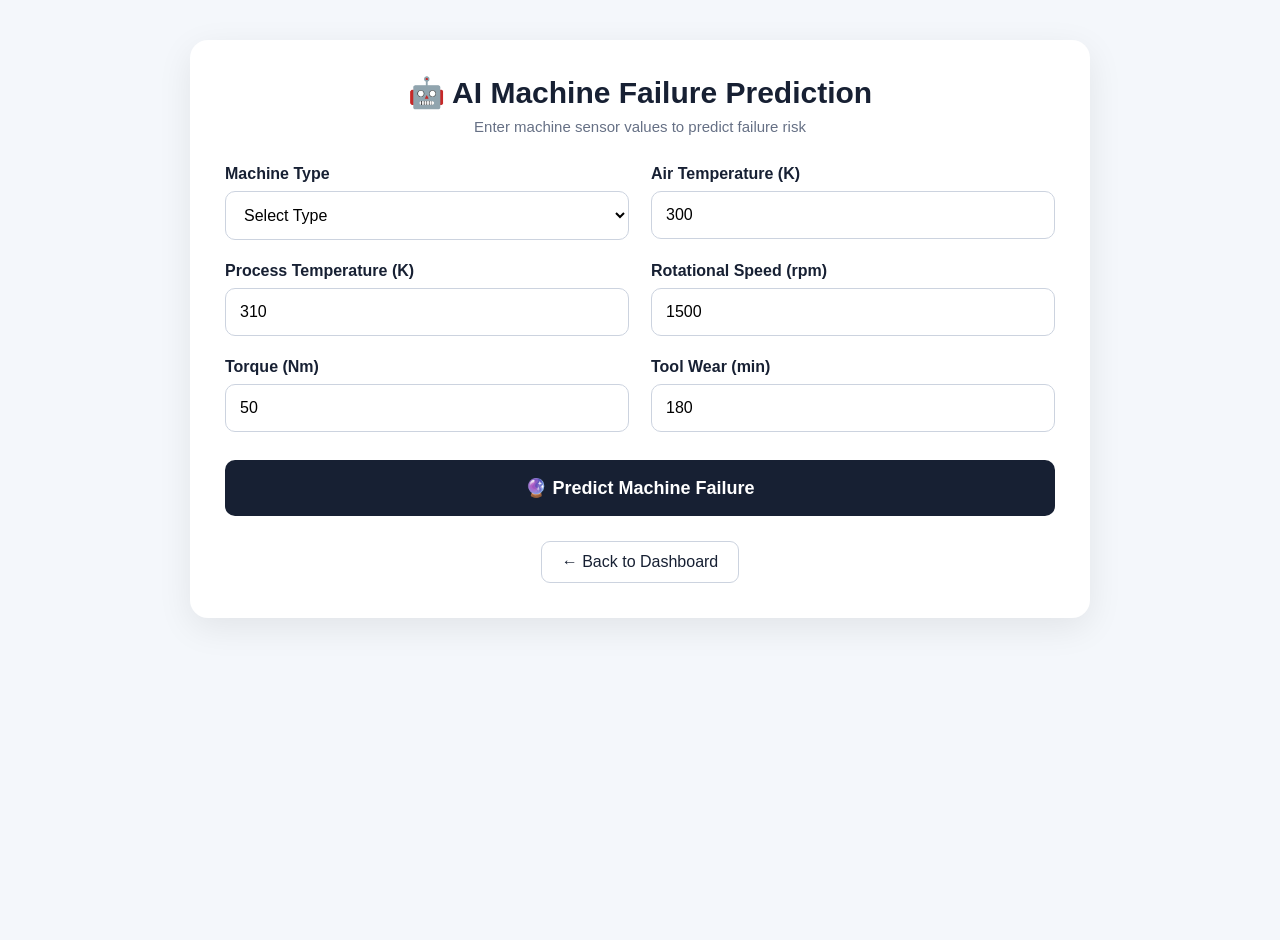
<file: frontend/index.html>
<!DOCTYPE html>
<html lang="en">
<head>
    <meta charset="UTF-8">
    <meta name="viewport" content="width=device-width, initial-scale=1.0">

    <title>AI Prediction | Predictive Maintenance</title>

    <style>
        * {
            box-sizing: border-box;
            margin: 0;
            padding: 0;
            font-family: Arial, sans-serif;
        }

        body {
            background: #f4f7fb;
            color: #172033;
            min-height: 100vh;
        }

        .container {
            width: 900px;
            max-width: 92%;
            margin: 40px auto;
            background: white;
            padding: 35px;
            border-radius: 18px;
            box-shadow: 0 10px 35px rgba(0,0,0,0.08);
        }

        .header {
            text-align: center;
            margin-bottom: 30px;
        }

        .header h1 {
            font-size: 30px;
            margin-bottom: 8px;
        }

        .header p {
            color: #667085;
            font-size: 15px;
        }

        .form-grid {
            display: grid;
            grid-template-columns: 1fr 1fr;
            gap: 22px;
        }

        .input-group {
            display: flex;
            flex-direction: column;
        }

        label {
            font-weight: bold;
            margin-bottom: 8px;
            color: #172033;
        }

        input,
        select {
            width: 100%;
            padding: 14px;
            border: 1px solid #ccd3df;
            border-radius: 10px;
            font-size: 16px;
            outline: none;
            background: white;
        }

        input:focus,
        select:focus {
            border-color: #172033;
        }

        .predict-btn {
            width: 100%;
            margin-top: 28px;
            padding: 17px;
            border: none;
            border-radius: 10px;
            background: #172033;
            color: white;
            font-size: 18px;
            font-weight: bold;
            cursor: pointer;
        }

        .predict-btn:hover {
            background: #253452;
        }

        .predict-btn:disabled {
            opacity: 0.7;
            cursor: not-allowed;
        }

        /* RESULT */

        .result {
            display: none;
            margin-top: 30px;
            padding: 30px;
            border-radius: 15px;
            text-align: center;
            border: 1px solid #d9dee8;
        }

        .result-icon {
            font-size: 45px;
            margin-bottom: 10px;
        }

        .probability-label {
            font-size: 18px;
            color: #555;
        }

        .probability {
            font-size: 48px;
            font-weight: bold;
            margin: 8px 0 18px;
        }

        .risk {
            display: inline-block;
            padding: 9px 20px;
            border-radius: 25px;
            font-weight: bold;
            font-size: 16px;
            margin-bottom: 15px;
        }

        .status {
            font-size: 22px;
            font-weight: bold;
            margin-top: 8px;
        }

        .message {
            margin-top: 10px;
            color: #667085;
            font-size: 15px;
        }

        /* LOW */

        .low {
            background: #ecfdf3;
            border-color: #a7f3d0;
        }

        .low .risk {
            background: #22c55e;
            color: white;
        }

        .low .probability,
        .low .status {
            color: #15803d;
        }

        /* MEDIUM */

        .medium {
            background: #fff7ed;
            border-color: #fed7aa;
        }

        .medium .risk {
            background: #f59e0b;
            color: white;
        }

        .medium .probability,
        .medium .status {
            color: #c2410c;
        }

        /* HIGH */

        .high {
            background: #fef2f2;
            border-color: #fecaca;
        }

        .high .risk {
            background: #ef4444;
            color: white;
        }

        .high .probability,
        .high .status {
            color: #dc2626;
        }

        .back-btn {
            display: block;
            width: fit-content;
            margin: 25px auto 0;
            padding: 11px 20px;
            border: 1px solid #ccd3df;
            border-radius: 9px;
            text-decoration: none;
            color: #172033;
            background: white;
        }

        .back-btn:hover {
            background: #f1f4f8;
        }

        .error {
            display: none;
            margin-top: 20px;
            padding: 15px;
            background: #fef2f2;
            color: #b91c1c;
            border: 1px solid #fecaca;
            border-radius: 10px;
            text-align: center;
        }

        @media (max-width: 700px) {
            .form-grid {
                grid-template-columns: 1fr;
            }

            .container {
                padding: 25px;
            }
        }
    </style>
</head>

<body>

<div class="container">

    <!-- HEADER -->

    <div class="header">
        <h1>🤖 AI Machine Failure Prediction</h1>
        <p>Enter machine sensor values to predict failure risk</p>
    </div>


    <!-- INPUT FORM -->

    <form id="predictionForm">

        <div class="form-grid">

            <div class="input-group">
                <label for="machineType">Machine Type</label>

                <select id="machineType" required>
                    <option value="">Select Type</option>
                    <option value="L">L - Low</option>
                    <option value="M">M - Medium</option>
                    <option value="H">H - High</option>
                </select>
            </div>


            <div class="input-group">
                <label for="airTemperature">
                    Air Temperature (K)
                </label>

                <input
                    type="number"
                    id="airTemperature"
                    step="0.1"
                    value="300"
                    required
                >
            </div>


            <div class="input-group">
                <label for="processTemperature">
                    Process Temperature (K)
                </label>

                <input
                    type="number"
                    id="processTemperature"
                    step="0.1"
                    value="310"
                    required
                >
            </div>


            <div class="input-group">
                <label for="rotationalSpeed">
                    Rotational Speed (rpm)
                </label>

                <input
                    type="number"
                    id="rotationalSpeed"
                    value="1500"
                    required
                >
            </div>


            <div class="input-group">
                <label for="torque">
                    Torque (Nm)
                </label>

                <input
                    type="number"
                    id="torque"
                    step="0.1"
                    value="50"
                    required
                >
            </div>


            <div class="input-group">
                <label for="toolWear">
                    Tool Wear (min)
                </label>

                <input
                    type="number"
                    id="toolWear"
                    value="180"
                    required
                >
            </div>

        </div>


        <button
            type="submit"
            class="predict-btn"
            id="predictButton"
        >
            🔮 Predict Machine Failure
        </button>

    </form>


    <!-- ERROR -->

    <div class="error" id="errorBox"></div>


    <!-- RESULT -->

    <div class="result" id="resultBox">

        <div class="result-icon" id="resultIcon">
            🟢
        </div>

        <div class="probability-label">
            Failure Probability
        </div>

        <div class="probability" id="probability">
            --
        </div>

        <div class="risk" id="risk">
            --
        </div>

        <div class="status" id="status">
            --
        </div>

        <div class="message" id="message">
            --
        </div>

    </div>


    <!-- BACK -->

    <a href="dashboard.html" class="back-btn">
        ← Back to Dashboard
    </a>

</div>


<script>

    // ==========================================
    // FORM
    // ==========================================

    const form = document.getElementById("predictionForm");

    const predictButton =
        document.getElementById("predictButton");

    const resultBox =
        document.getElementById("resultBox");

    const errorBox =
        document.getElementById("errorBox");

    const probabilityElement =
        document.getElementById("probability");

    const riskElement =
        document.getElementById("risk");

    const statusElement =
        document.getElementById("status");

    const messageElement =
        document.getElementById("message");

    const resultIcon =
        document.getElementById("resultIcon");


    // ==========================================
    // PREDICTION
    // ==========================================

    form.addEventListener("submit", async function(event) {

        event.preventDefault();

        // Hide previous messages

        errorBox.style.display = "none";
        resultBox.style.display = "none";

        // Disable button

        predictButton.disabled = true;
        predictButton.innerText = "⏳ Predicting...";


        // ==========================================
        // GET INPUT VALUES
        // ==========================================

        const machineType =
            document.getElementById("machineType").value;

        const airTemperature =
            parseFloat(
                document.getElementById("airTemperature").value
            );

        const processTemperature =
            parseFloat(
                document.getElementById("processTemperature").value
            );

        const rotationalSpeed =
            parseFloat(
                document.getElementById("rotationalSpeed").value
            );

        const torque =
            parseFloat(
                document.getElementById("torque").value
            );

        const toolWear =
            parseFloat(
                document.getElementById("toolWear").value
            );


        // ==========================================
        // SEND TO FASTAPI
        // ==========================================

        try {

            const response = await fetch(
                "http://127.0.0.1:8000/predict",
                {
                    method: "POST",

                    headers: {
                        "Content-Type": "application/json"
                    },

                    body: JSON.stringify({

                        machine_type: machineType,

                        air_temperature:
                            airTemperature,

                        process_temperature:
                            processTemperature,

                        rotational_speed:
                            rotationalSpeed,

                        torque:
                            torque,

                        tool_wear:
                            toolWear

                    })
                }
            );


            // ==========================================
            // CHECK RESPONSE
            // ==========================================

            if (!response.ok) {

                throw new Error(
                    "Server returned an error: " +
                    response.status
                );

            }


            const data = await response.json();


            // Backend error

            if (data.error) {

                throw new Error(data.error);

            }


            // ==========================================
            // GET RESULT
            // ==========================================

            const failureProbability =
                Number(data.failure_probability);


            const riskLevel =
                data.risk_level;


            const machineStatus =
                data.status;


            const message =
                data.message;


            // ==========================================
            // DISPLAY PROBABILITY
            // ==========================================

            probabilityElement.innerText =
                failureProbability.toFixed(2) + "%";


            // ==========================================
            // RESET RESULT CLASS
            // ==========================================

            resultBox.classList.remove(
                "low",
                "medium",
                "high"
            );


            // ==========================================
            // RISK LEVEL
            // ==========================================

            if (riskLevel === "LOW") {

                resultBox.classList.add("low");

                resultIcon.innerText = "🟢";

                riskElement.innerText =
                    "LOW RISK";

                statusElement.innerText =
                    "MACHINE NORMAL";

            }

            else if (riskLevel === "MEDIUM") {

                resultBox.classList.add("medium");

                resultIcon.innerText = "🟠";

                riskElement.innerText =
                    "MEDIUM RISK";

                statusElement.innerText =
                    "MACHINE NEEDS ATTENTION";

            }

            else {

                resultBox.classList.add("high");

                resultIcon.innerText = "🔴";

                riskElement.innerText =
                    "HIGH RISK";

                statusElement.innerText =
                    "MACHINE FAILURE LIKELY";

            }


            // ==========================================
            // MESSAGE
            // ==========================================

            messageElement.innerText =
                message;


            // ==========================================
            // SHOW RESULT
            // ==========================================

            resultBox.style.display = "block";


            // ==========================================
            // SAVE HISTORY
            // ==========================================

            savePredictionHistory({

                machine_type: machineType,

                air_temperature:
                    airTemperature,

                process_temperature:
                    processTemperature,

                rotational_speed:
                    rotationalSpeed,

                torque:
                    torque,

                tool_wear:
                    toolWear,

                failure_probability:
                    failureProbability,

                risk_level:
                    riskLevel,

                status:
                    machineStatus,

                timestamp:
                    new Date().toLocaleString()

            });

        }

        catch (error) {

            console.error(
                "Prediction Error:",
                error
            );


            errorBox.innerText =
                "Prediction failed: " +
                error.message;


            errorBox.style.display = "block";

        }


        finally {

            predictButton.disabled = false;

            predictButton.innerText =
                "🔮 Predict Machine Failure";

        }

    });


    // ==========================================
    // SAVE HISTORY
    // ==========================================

    function savePredictionHistory(record) {

        let history = [];

        try {

            history =
                JSON.parse(
                    localStorage.getItem(
                        "predictionHistory"
                    )
                ) || [];

        }

        catch {

            history = [];

        }


        history.unshift(record);


        // Keep latest 50 predictions

        history =
            history.slice(0, 50);


        localStorage.setItem(
            "predictionHistory",
            JSON.stringify(history)
        );

    }

</script>

</body>
</html>
</file>
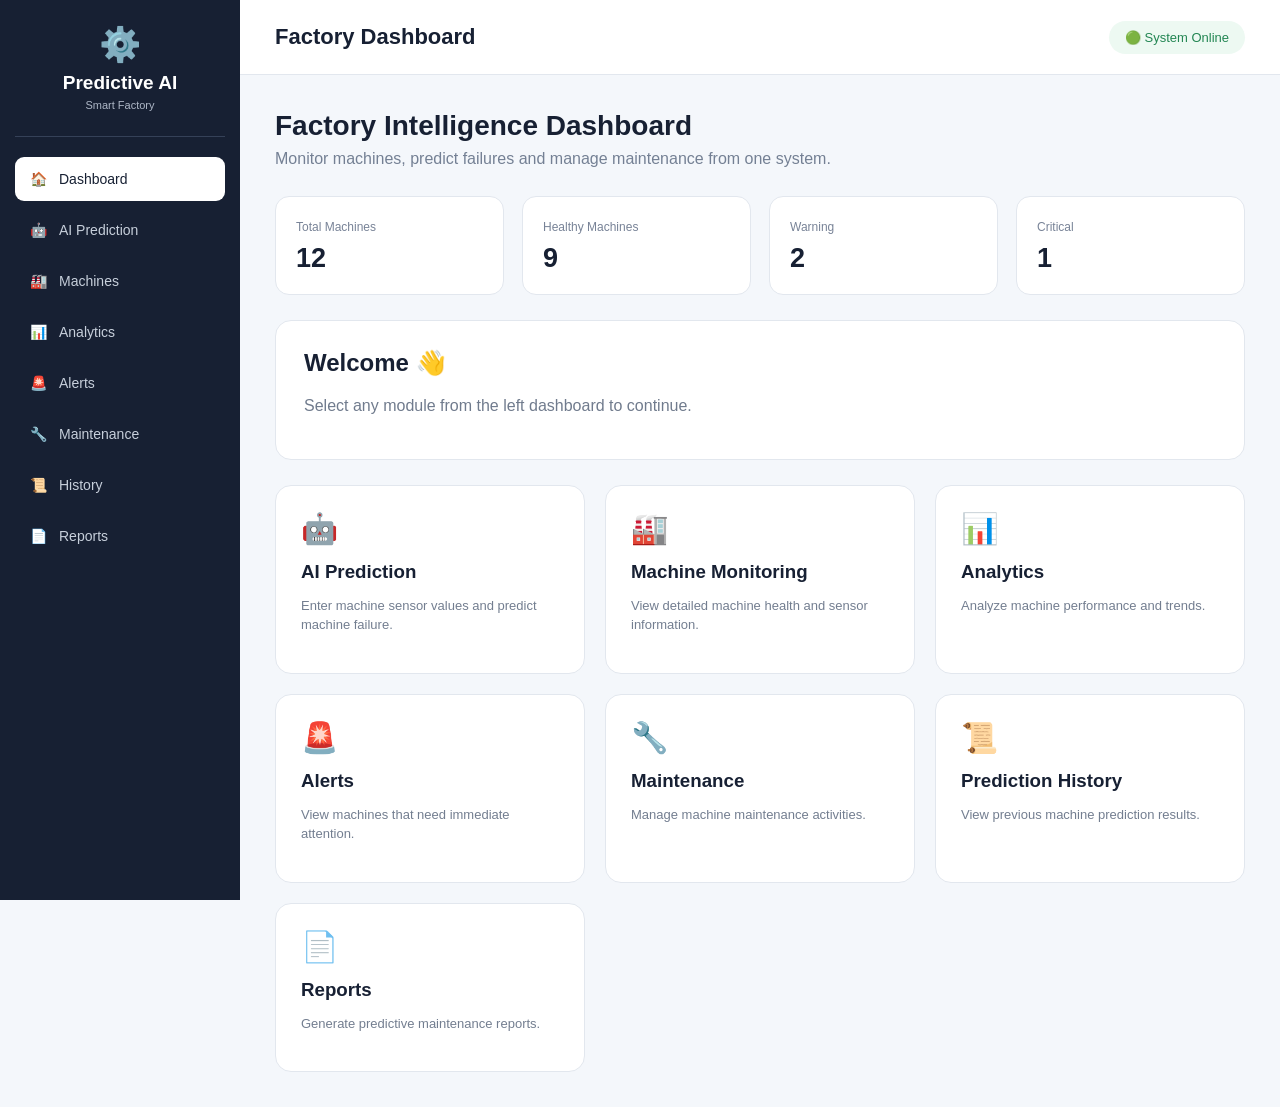
<file: frontend/dashboard.html>
<!DOCTYPE html>
<html lang="en">
<head>
<meta charset="UTF-8">
<meta name="viewport" content="width=device-width, initial-scale=1.0">
<title>Predictive Maintenance AI</title>

<style>
*{box-sizing:border-box}

body{
    margin:0;
    font-family:Arial,Helvetica,sans-serif;
    background:#f4f7fb;
    color:#172033;
}

/* SIDEBAR */

.sidebar{
    position:fixed;
    left:0;
    top:0;
    bottom:0;
    width:240px;
    background:#172033;
    color:white;
    padding:24px 15px;
}

.logo{
    text-align:center;
    padding-bottom:25px;
    border-bottom:1px solid #354158;
    margin-bottom:20px;
}

.logo-icon{font-size:34px}

.logo h2{
    margin:8px 0 5px;
    font-size:19px;
}

.logo p{
    margin:0;
    color:#aeb7c7;
    font-size:11px;
}

.menu{
    display:flex;
    flex-direction:column;
    gap:7px;
}

.menu button{
    width:100%;
    padding:14px 15px;
    border:0;
    border-radius:9px;
    background:transparent;
    color:#c7cfdb;
    text-align:left;
    font-size:14px;
    cursor:pointer;
    display:flex;
    align-items:center;
    gap:12px;
}

.menu button:hover{
    background:#29354b;
    color:white;
}

.menu button.active{
    background:white;
    color:#172033;
}

/* CONTENT */

.content{
    margin-left:240px;
    min-height:100vh;
}

.header{
    height:75px;
    background:white;
    border-bottom:1px solid #e2e7ee;
    display:flex;
    justify-content:space-between;
    align-items:center;
    padding:0 35px;
}

.header h1{
    margin:0;
    font-size:22px;
}

.online{
    background:#edf9f2;
    color:#238653;
    padding:9px 16px;
    border-radius:20px;
    font-size:13px;
}

.page{
    display:none;
    padding:35px;
}

.page.active{display:block}

.title{
    margin-bottom:28px;
}

.title h2{
    margin:0;
    font-size:28px;
}

.title p{
    color:#748094;
    margin-top:8px;
}

/* HOME */

.welcome{
    background:white;
    padding:28px;
    border-radius:16px;
    border:1px solid #e2e7ee;
    margin-bottom:25px;
}

.welcome h2{margin-top:0}

.welcome p{
    color:#707b8d;
}

.module-grid{
    display:grid;
    grid-template-columns:repeat(3,1fr);
    gap:20px;
}

.module{
    background:white;
    border:1px solid #e2e7ee;
    border-radius:16px;
    padding:25px;
    cursor:pointer;
    transition:.2s;
}

.module:hover{
    transform:translateY(-4px);
    box-shadow:0 10px 25px rgba(0,0,0,.08);
}

.module-icon{
    font-size:30px;
    margin-bottom:15px;
}

.module h3{margin:0 0 8px}

.module p{
    color:#737e90;
    font-size:13px;
    line-height:1.5;
}

/* SUMMARY */

.summary{
    display:grid;
    grid-template-columns:repeat(4,1fr);
    gap:18px;
    margin-bottom:25px;
}

.summary-card{
    background:white;
    border:1px solid #e2e7ee;
    border-radius:14px;
    padding:20px;
}

.summary-card span{
    color:#788397;
    font-size:12px;
}

.summary-card strong{
    display:block;
    font-size:27px;
    margin-top:8px;
}

/* MACHINES */

.machine-grid{
    display:grid;
    grid-template-columns:repeat(2,1fr);
    gap:20px;
}

.machine{
    background:white;
    border:1px solid #e2e7ee;
    border-radius:16px;
    padding:24px;
    border-left:5px solid #27a86a;
}

.machine.warning-border{border-left-color:#e4a42d}
.machine.critical-border{border-left-color:#dc4b4b}

.machine-top{
    display:flex;
    justify-content:space-between;
    align-items:center;
}

.machine-top h3{margin:0}

.badge{
    padding:6px 10px;
    border-radius:20px;
    font-size:10px;
    font-weight:bold;
}

.green{
    background:#edf9f2;
    color:#238653;
}

.orange{
    background:#fff5df;
    color:#bd7b15;
}

.red{
    background:#fff0f0;
    color:#c63f3f;
}

.health-box{
    display:flex;
    align-items:center;
    gap:18px;
    margin:22px 0;
}

.health-number{
    font-size:38px;
    font-weight:bold;
}

.health-label{
    color:#788397;
    font-size:12px;
}

.sensor{
    display:flex;
    justify-content:space-between;
    padding:11px 0;
    border-top:1px solid #edf0f4;
    font-size:13px;
}

/* ANALYTICS */

.analytics-grid{
    display:grid;
    grid-template-columns:repeat(3,1fr);
    gap:20px;
}

.analytics-card{
    background:white;
    padding:25px;
    border-radius:15px;
    border:1px solid #e2e7ee;
}

.analytics-card span{
    color:#788397;
    font-size:13px;
}

.analytics-card strong{
    display:block;
    font-size:34px;
    margin:12px 0;
}

.progress{
    height:9px;
    background:#edf0f4;
    border-radius:10px;
}

.progress div{
    height:100%;
    background:#3b6df6;
    border-radius:10px;
}

.chart{
    background:white;
    margin-top:22px;
    padding:25px;
    border-radius:15px;
    border:1px solid #e2e7ee;
}

.bars{
    height:220px;
    display:flex;
    align-items:end;
    justify-content:space-around;
    gap:15px;
    padding-top:25px;
}

.bar{
    width:45px;
    background:#3b6df6;
    border-radius:6px 6px 0 0;
}

/* ALERTS */

.alert{
    background:white;
    padding:20px;
    border-radius:14px;
    margin-bottom:15px;
    border-left:5px solid;
}

.alert.red-border{border-color:#dc4b4b}
.alert.orange-border{border-color:#e4a42d}
.alert.blue-border{border-color:#4776d8}

.alert h3{margin:0}

.alert p{
    color:#737e90;
    font-size:13px;
    margin-bottom:0;
}

/* MAINTENANCE */

.maintenance{
    background:white;
    padding:22px;
    border:1px solid #e2e7ee;
    border-radius:14px;
    display:flex;
    justify-content:space-between;
    align-items:center;
    margin-bottom:15px;
}

.maintenance h3{margin:0 0 7px}

.maintenance p{
    margin:0;
    color:#737e90;
    font-size:13px;
}

.maintenance button,
.report button{
    background:#172033;
    color:white;
    border:0;
    padding:11px 17px;
    border-radius:8px;
    cursor:pointer;
}

/* HISTORY */

.history-box{
    background:white;
    border:1px solid #e2e7ee;
    border-radius:15px;
    padding:25px;
    overflow:auto;
}

table{
    width:100%;
    border-collapse:collapse;
}

th,td{
    padding:14px;
    text-align:left;
    border-bottom:1px solid #edf0f4;
    font-size:13px;
}

th{color:#687386}

/* REPORT */

.report{
    max-width:600px;
    background:white;
    border:1px solid #e2e7ee;
    border-radius:16px;
    padding:35px;
}

.report p{
    color:#737e90;
    line-height:1.6;
}

/* RESPONSIVE */

@media(max-width:950px){

    .sidebar{width:75px}

    .logo h2,
    .logo p,
    .menu span{
        display:none;
    }

    .menu button{
        justify-content:center;
    }

    .content{
        margin-left:75px;
    }

    .module-grid,
    .summary,
    .machine-grid,
    .analytics-grid{
        grid-template-columns:1fr;
    }
}
</style>
</head>

<body>

<!-- SIDEBAR -->

<aside class="sidebar">

    <div class="logo">
        <div class="logo-icon">⚙️</div>
        <h2>Predictive AI</h2>
        <p>Smart Factory</p>
    </div>

    <div class="menu">

        <button class="active" onclick="showPage('home',this)">
            🏠 <span>Dashboard</span>
        </button>

        <button onclick="openPrediction()">
            🤖 <span>AI Prediction</span>
        </button>

        <button onclick="showPage('machines',this)">
            🏭 <span>Machines</span>
        </button>

        <button onclick="showPage('analytics',this)">
            📊 <span>Analytics</span>
        </button>

        <button onclick="showPage('alerts',this)">
            🚨 <span>Alerts</span>
        </button>

        <button onclick="showPage('maintenance',this)">
            🔧 <span>Maintenance</span>
        </button>

        <button onclick="showPage('history',this)">
            📜 <span>History</span>
        </button>

        <button onclick="showPage('reports',this)">
            📄 <span>Reports</span>
        </button>

    </div>

</aside>


<!-- MAIN -->

<main class="content">

    <header class="header">

        <h1 id="heading">Factory Dashboard</h1>

        <div class="online">
            🟢 System Online
        </div>

    </header>


    <!-- DASHBOARD -->

    <section id="home" class="page active">

        <div class="title">

            <h2>Factory Intelligence Dashboard</h2>

            <p>
                Monitor machines, predict failures and manage
                maintenance from one system.
            </p>

        </div>


        <div class="summary">

            <div class="summary-card">
                <span>Total Machines</span>
                <strong>12</strong>
            </div>

            <div class="summary-card">
                <span>Healthy Machines</span>
                <strong>9</strong>
            </div>

            <div class="summary-card">
                <span>Warning</span>
                <strong>2</strong>
            </div>

            <div class="summary-card">
                <span>Critical</span>
                <strong>1</strong>
            </div>

        </div>


        <div class="welcome">

            <h2>Welcome 👋</h2>

            <p>
                Select any module from the left dashboard to
                continue.
            </p>

        </div>


        <div class="module-grid">

            <div class="module" onclick="openPrediction()">
                <div class="module-icon">🤖</div>
                <h3>AI Prediction</h3>
                <p>
                    Enter machine sensor values and predict
                    machine failure.
                </p>
            </div>

            <div class="module" onclick="showPage('machines')">
                <div class="module-icon">🏭</div>
                <h3>Machine Monitoring</h3>
                <p>
                    View detailed machine health and sensor
                    information.
                </p>
            </div>

            <div class="module" onclick="showPage('analytics')">
                <div class="module-icon">📊</div>
                <h3>Analytics</h3>
                <p>
                    Analyze machine performance and trends.
                </p>
            </div>

            <div class="module" onclick="showPage('alerts')">
                <div class="module-icon">🚨</div>
                <h3>Alerts</h3>
                <p>
                    View machines that need immediate attention.
                </p>
            </div>

            <div class="module" onclick="showPage('maintenance')">
                <div class="module-icon">🔧</div>
                <h3>Maintenance</h3>
                <p>
                    Manage machine maintenance activities.
                </p>
            </div>

            <div class="module" onclick="showPage('history')">
                <div class="module-icon">📜</div>
                <h3>Prediction History</h3>
                <p>
                    View previous machine prediction results.
                </p>
            </div>

            <div class="module" onclick="showPage('reports')">
                <div class="module-icon">📄</div>
                <h3>Reports</h3>
                <p>
                    Generate predictive maintenance reports.
                </p>
            </div>

        </div>

    </section>


    <!-- MACHINES -->

    <section id="machines" class="page">

        <div class="title">

            <h2>🏭 Machine Monitoring</h2>

            <p>
                Detailed machine health and sensor information.
            </p>

        </div>


        <div class="machine-grid">


            <div class="machine">

                <div class="machine-top">
                    <h3>Machine M-001</h3>
                    <span class="badge green">HEALTHY</span>
                </div>

                <div class="health-box">
                    <div class="health-number">94%</div>
                    <div class="health-label">
                        Machine<br>Health Score
                    </div>
                </div>

                <div class="sensor">
                    <span>🌡 Air Temperature</span>
                    <strong>300 K</strong>
                </div>

                <div class="sensor">
                    <span>🌡 Process Temperature</span>
                    <strong>310 K</strong>
                </div>

                <div class="sensor">
                    <span>⚙ Rotational Speed</span>
                    <strong>1500 rpm</strong>
                </div>

                <div class="sensor">
                    <span>🔩 Torque</span>
                    <strong>50 Nm</strong>
                </div>

                <div class="sensor">
                    <span>🔧 Tool Wear</span>
                    <strong>20 min</strong>
                </div>

            </div>


            <div class="machine warning-border">

                <div class="machine-top">
                    <h3>Machine M-002</h3>
                    <span class="badge orange">WARNING</span>
                </div>

                <div class="health-box">
                    <div class="health-number">68%</div>
                    <div class="health-label">
                        Machine<br>Health Score
                    </div>
                </div>

                <div class="sensor">
                    <span>🌡 Air Temperature</span>
                    <strong>306 K</strong>
                </div>

                <div class="sensor">
                    <span>🌡 Process Temperature</span>
                    <strong>316 K</strong>
                </div>

                <div class="sensor">
                    <span>⚙ Rotational Speed</span>
                    <strong>1750 rpm</strong>
                </div>

                <div class="sensor">
                    <span>🔩 Torque</span>
                    <strong>62 Nm</strong>
                </div>

                <div class="sensor">
                    <span>🔧 Tool Wear</span>
                    <strong>130 min</strong>
                </div>

            </div>


            <div class="machine critical-border">

                <div class="machine-top">
                    <h3>Machine M-003</h3>
                    <span class="badge red">CRITICAL</span>
                </div>

                <div class="health-box">
                    <div class="health-number">31%</div>
                    <div class="health-label">
                        Machine<br>Health Score
                    </div>
                </div>

                <div class="sensor">
                    <span>🌡 Air Temperature</span>
                    <strong>315 K</strong>
                </div>

                <div class="sensor">
                    <span>🌡 Process Temperature</span>
                    <strong>325 K</strong>
                </div>

                <div class="sensor">
                    <span>⚙ Rotational Speed</span>
                    <strong>1900 rpm</strong>
                </div>

                <div class="sensor">
                    <span>🔩 Torque</span>
                    <strong>75 Nm</strong>
                </div>

                <div class="sensor">
                    <span>🔧 Tool Wear</span>
                    <strong>220 min</strong>
                </div>

            </div>


            <div class="machine">

                <div class="machine-top">
                    <h3>Machine M-004</h3>
                    <span class="badge green">HEALTHY</span>
                </div>

                <div class="health-box">
                    <div class="health-number">89%</div>
                    <div class="health-label">
                        Machine<br>Health Score
                    </div>
                </div>

                <div class="sensor">
                    <span>🌡 Air Temperature</span>
                    <strong>301 K</strong>
                </div>

                <div class="sensor">
                    <span>🌡 Process Temperature</span>
                    <strong>311 K</strong>
                </div>

                <div class="sensor">
                    <span>⚙ Rotational Speed</span>
                    <strong>1480 rpm</strong>
                </div>

                <div class="sensor">
                    <span>🔩 Torque</span>
                    <strong>48 Nm</strong>
                </div>

                <div class="sensor">
                    <span>🔧 Tool Wear</span>
                    <strong>35 min</strong>
                </div>

            </div>

        </div>

    </section>


    <!-- ANALYTICS -->

    <section id="analytics" class="page">

        <div class="title">

            <h2>📊 Machine Analytics</h2>

            <p>Machine performance and health insights.</p>

        </div>


        <div class="analytics-grid">

            <div class="analytics-card">
                <span>Average Machine Health</span>
                <strong>82%</strong>

                <div class="progress">
                    <div style="width:82%"></div>
                </div>
            </div>

            <div class="analytics-card">
                <span>Failure Predictions</span>
                <strong>14</strong>
                <small>This month</small>
            </div>

            <div class="analytics-card">
                <span>Downtime Reduction</span>
                <strong>23%</strong>
                <small>Estimated</small>
            </div>

        </div>


        <div class="chart">

            <h3>Machine Health Trend</h3>

            <div class="bars">

                <div class="bar" style="height:55%"></div>
                <div class="bar" style="height:70%"></div>
                <div class="bar" style="height:62%"></div>
                <div class="bar" style="height:80%"></div>
                <div class="bar" style="height:74%"></div>
                <div class="bar" style="height:88%"></div>
                <div class="bar" style="height:82%"></div>

            </div>

        </div>

    </section>


    <!-- ALERTS -->

    <section id="alerts" class="page">
        <div class="title">
    <h2>🚨 Machine Alerts</h2>
    <p>Important machine warnings and notifications.</p>
</div>

        <div class="title">

            <h2>🚨 Machine Alerts</h2>

            <p>Important machine warnings and notifications.</p>

        </div>

<div id="latestAlertContainer"></div>
        <div class="alert red-border">

            <h3>🔴 Machine M-003 — Critical</h3>

            <p>
                High temperature, torque and tool wear detected.
                Immediate maintenance inspection recommended.
            </p>

        </div>


        <div class="alert orange-border">

            <h3>🟠 Machine M-002 — Warning</h3>

            <p>
                Machine operating values are above the normal
                operating range.
            </p>

        </div>


        <div class="alert blue-border">

            <h3>🔵 Machine M-004 — Maintenance Reminder</h3>

            <p>
                Routine maintenance is due for this machine.
            </p>

        </div>

    </section>


    <!-- MAINTENANCE -->

    <section id="maintenance" class="page">

        <div class="title">

            <h2>🔧 Maintenance Center</h2>

            <p>Manage recommended machine maintenance.</p>

        </div>
<div id="latestMaintenanceContainer"></div>

        <div class="maintenance">

            <div>
                <h3>Machine M-003</h3>
                <p>
                    Inspect cooling system and torque components.
                </p>
            </div>

            <button onclick="schedule(this)">
                Schedule
            </button>

        </div>


        <div class="maintenance">

            <div>
                <h3>Machine M-002</h3>
                <p>
                    Check temperature sensor and lubrication.
                </p>
            </div>

            <button onclick="schedule(this)">
                Schedule
            </button>

        </div>


        <div class="maintenance">

            <div>
                <h3>Machine M-004</h3>
                <p>
                    Perform routine inspection.
                </p>
            </div>

            <button onclick="schedule(this)">
                Schedule
            </button>

        </div>

    </section>


    <!-- HISTORY -->

    <section id="history" class="page">

        <div class="title">

            <h2>📜 Prediction History</h2>

            <p>Previous machine prediction results.</p>

        </div>


        <div class="history-box">

            <table>

                <thead>

                    <tr>
                        <th>Date</th>
                        <th>Machine</th>
                        <th>Probability</th>
                        <th>Prediction</th>
                    </tr>

                </thead>

                <tbody id="historyTable"></tbody>

            </table>

        </div>

    </section>


    <!-- REPORTS -->

    <section id="reports" class="page">

        <div class="title">

            <h2>📄 Reports Center</h2>

            <p>Generate predictive maintenance reports.</p>

        </div>


        <div class="report">

            <h2>Factory Maintenance Report</h2>

            <p>
                Generate a report containing machine health,
                prediction information and maintenance status.
            </p>

            <button onclick="generateReport()">
                Generate Report
            </button>

        </div>

    </section>

</main>


<script>

/* PAGE SWITCHING */

function showPage(page,button){

    document.querySelectorAll(".page")
        .forEach(p=>p.classList.remove("active"));

    document.getElementById(page)
        .classList.add("active");

    document.querySelectorAll(".menu button")
        .forEach(b=>b.classList.remove("active"));

    if(button){
        button.classList.add("active");
    }

    const names={
        home:"Factory Dashboard",
        machines:"Machine Monitoring",
        analytics:"Machine Analytics",
        alerts:"Machine Alerts",
        maintenance:"Maintenance Center",
        history:"Prediction History",
        reports:"Reports Center"
    };

    document.getElementById("heading").innerText=names[page];

    if(page==="history"){
        loadHistory();
    }
}


/* PREDICTION */

function openPrediction(){

    window.location.href="index.html";

}


/* MAINTENANCE */

function schedule(button){

    button.innerText="✓ Scheduled";
    button.disabled=true;

}


/* HISTORY */

function loadHistory(){

    const table=document.getElementById("historyTable");

    const history=JSON.parse(
        localStorage.getItem("predictionHistory") || "[]"
    );

    table.innerHTML="";

    if(history.length===0){

        table.innerHTML=`
        <tr>
            <td colspan="4">
                No prediction history yet.
            </td>
        </tr>`;

        return;
    }

    history.slice().reverse().forEach(item=>{

        const probability=
            item.probability ??
            item.failure_probability ??
            item.failureProbability ??
            0;

        const result=
            item.prediction ??
            item.status ??
            "Machine Normal";

        const row=document.createElement("tr");

        row.innerHTML=`
            <td>${item.date || "Recent"}</td>
            <td>Machine</td>
            <td>${Number(probability).toFixed(2)}%</td>
            <td>${result}</td>
        `;

        table.appendChild(row);

    });
}


/* REPORT */

function generateReport(){

    const report=`
PREDICTIVE MAINTENANCE AI
=========================

FACTORY MAINTENANCE REPORT

Generated:
${new Date().toLocaleString()}

Total Machines: 12
Healthy Machines: 9
Warning Machines: 2
Critical Machines: 1

Generated by Predictive Maintenance AI
`;

    const blob=new Blob(
        [report],
        {type:"text/plain"}
    );

    const url=URL.createObjectURL(blob);

    const link=document.createElement("a");

    link.href=url;
    link.download="Predictive_Maintenance_Report.txt";

    link.click();

    URL.revokeObjectURL(url);
}

</script>
<script>
document.addEventListener("DOMContentLoaded", function () {

    const history = JSON.parse(localStorage.getItem("predictionHistory")) || [];

    if (history.length === 0) {
        return;
    }

    const latest = history[0];

    // =========================
    // LATEST ALERT
    // =========================

    const alertContainer = document.getElementById("latestAlertContainer");

    if (alertContainer) {

        let alertClass = "latest-low";
        let alertTitle = "🟢 Machine Operating Normally";
        let alertMessage = "Machine is operating normally. Continue regular monitoring.";

        if (latest.risk_level === "MEDIUM") {
            alertClass = "latest-medium";
            alertTitle = "🟠 Machine Needs Attention";
            alertMessage = "Machine requires attention. Maintenance should be scheduled soon.";
        }

        if (latest.risk_level === "HIGH") {
            alertClass = "latest-high";
            alertTitle = "🔴 Critical Machine Failure Risk";
            alertMessage = "High failure risk detected. Immediate maintenance inspection is recommended.";
        }

        alertContainer.innerHTML = `
            <div class="latest-analysis ${alertClass}">
                <div class="latest-title">
                    🚨 Latest AI Analysis
                    <span class="latest-badge">${latest.risk_level} RISK</span>
                </div>

                <p><strong>Machine:</strong> ${latest.machine_type}</p>
                <p><strong>Status:</strong> ${latest.status}</p>
                <p><strong>Failure Probability:</strong> ${latest.failure_probability}%</p>
                <p><strong>Analyzed:</strong> ${latest.timestamp}</p>

                <p class="latest-message">
                    ${alertTitle}
                </p>

                <p>${alertMessage}</p>
            </div>
        `;
    }


    // =========================
    // LATEST MAINTENANCE
    // =========================

    const maintenanceContainer =
        document.getElementById("latestMaintenanceContainer");

    if (maintenanceContainer) {

        let maintenanceTitle = "🔧 Routine Maintenance";
        let maintenanceMessage =
            "Machine condition is healthy. Continue monitoring.";

        if (latest.risk_level === "MEDIUM") {
            maintenanceTitle = "⚠️ Maintenance Recommended";
            maintenanceMessage =
                "Schedule maintenance soon and monitor machine parameters closely.";
        }

        if (latest.risk_level === "HIGH") {
            maintenanceTitle = "🚨 Immediate Maintenance Required";
            maintenanceMessage =
                "Stop or inspect the machine immediately. High failure risk detected.";
        }

        maintenanceContainer.innerHTML = `
            <div class="latest-analysis">
                <div class="latest-title">
                    ${maintenanceTitle}
                </div>

                <p><strong>Machine:</strong> ${latest.machine_type}</p>
                <p><strong>Risk Level:</strong> ${latest.risk_level}</p>
                <p><strong>Failure Probability:</strong> ${latest.failure_probability}%</p>

                <p class="latest-message">
                    ${maintenanceMessage}
                </p>
            </div>
        `;
    }

});
</script>
</body>
</html>
</file>
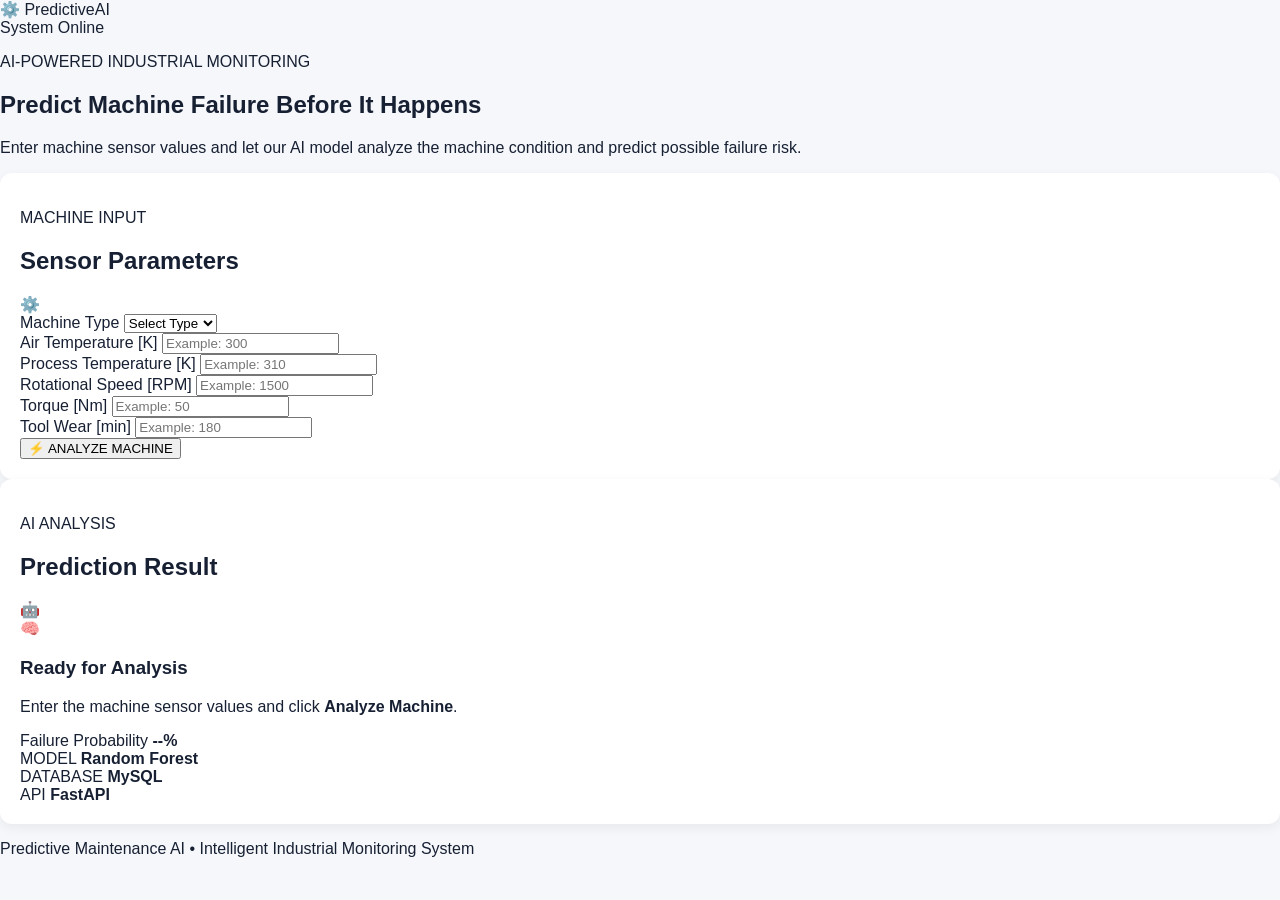
<file: frontend/index_backup.html>
<!DOCTYPE html>
<html lang="en">
<head>
    <meta charset="UTF-8">
    <meta name="viewport" content="width=device-width, initial-scale=1.0">

    <title>Predictive Maintenance AI</title>

    <link rel="stylesheet" href="css/style.css">
</head>

<body>

    <!-- Navigation -->
    <nav class="navbar">
        <div class="logo">
            ⚙️ Predictive<span>AI</span>
        </div>

        <div class="nav-status">
            <span class="status-dot"></span>
            System Online
        </div>
    </nav>


    <!-- Main Container -->
    <main class="container">

        <!-- Header -->
        <section class="hero">
            <div>
                <p class="subtitle">AI-POWERED INDUSTRIAL MONITORING</p>

                <h1>
                    Predict Machine Failure
                    <span>Before It Happens</span>
                </h1>

                <p class="description">
                    Enter machine sensor values and let our AI model
                    analyze the machine condition and predict possible failure risk.
                </p>
            </div>
        </section>


        <!-- Dashboard -->
        <section class="dashboard">

            <!-- Input Card -->
            <div class="card input-card">

                <div class="card-header">
                    <div>
                        <p class="card-label">MACHINE INPUT</p>
                        <h2>Sensor Parameters</h2>
                    </div>

                    <div class="icon-box">⚙️</div>
                </div>


                <form id="predictionForm">

                    <!-- Machine Type -->
                    <div class="input-group">
                        <label for="machine_type">Machine Type</label>

                        <select id="machine_type" required>
                            <option value="">Select Type</option>
                            <option value="L">L - Low</option>
                            <option value="M">M - Medium</option>
                            <option value="H">H - High</option>
                        </select>
                    </div>


                    <!-- Air Temperature -->
                    <div class="input-group">
                        <label for="air_temperature">
                            Air Temperature
                            <span>[K]</span>
                        </label>

                        <input
                            type="number"
                            id="air_temperature"
                            placeholder="Example: 300"
                            required
                        >
                    </div>


                    <!-- Process Temperature -->
                    <div class="input-group">
                        <label for="process_temperature">
                            Process Temperature
                            <span>[K]</span>
                        </label>

                        <input
                            type="number"
                            id="process_temperature"
                            placeholder="Example: 310"
                            required
                        >
                    </div>


                    <!-- Rotational Speed -->
                    <div class="input-group">
                        <label for="rotational_speed">
                            Rotational Speed
                            <span>[RPM]</span>
                        </label>

                        <input
                            type="number"
                            id="rotational_speed"
                            placeholder="Example: 1500"
                            required
                        >
                    </div>


                    <!-- Torque -->
                    <div class="input-group">
                        <label for="torque">
                            Torque
                            <span>[Nm]</span>
                        </label>

                        <input
                            type="number"
                            id="torque"
                            placeholder="Example: 50"
                            required
                        >
                    </div>


                    <!-- Tool Wear -->
                    <div class="input-group">
                        <label for="tool_wear">
                            Tool Wear
                            <span>[min]</span>
                        </label>

                        <input
                            type="number"
                            id="tool_wear"
                            placeholder="Example: 180"
                            required
                        >
                    </div>


                    <!-- Predict Button -->
                    <button type="submit" class="predict-btn">
                        <span>⚡</span>
                        ANALYZE MACHINE
                    </button>

                </form>

            </div>


            <!-- Result Card -->
            <div class="card result-card">

                <div class="card-header">
                    <div>
                        <p class="card-label">AI ANALYSIS</p>
                        <h2>Prediction Result</h2>
                    </div>

                    <div class="icon-box">🤖</div>
                </div>


                <!-- Initial Result -->
                <div id="resultBox" class="result-box">

                    <div class="result-icon">
                        🧠
                    </div>

                    <h3>Ready for Analysis</h3>

                    <p>
                        Enter the machine sensor values
                        and click <strong>Analyze Machine</strong>.
                    </p>

                </div>


                <!-- Probability -->
                <div class="probability-section">

                    <div class="probability-header">
                        <span>Failure Probability</span>
                        <strong id="probability">--%</strong>
                    </div>

                    <div class="progress-bar">
                        <div
                            id="progress"
                            class="progress"
                            style="width: 0%">
                        </div>
                    </div>

                </div>


                <!-- System Info -->
                <div class="system-info">

                    <div class="info-item">
                        <span>MODEL</span>
                        <strong>Random Forest</strong>
                    </div>

                    <div class="info-item">
                        <span>DATABASE</span>
                        <strong>MySQL</strong>
                    </div>

                    <div class="info-item">
                        <span>API</span>
                        <strong>FastAPI</strong>
                    </div>

                </div>

            </div>

        </section>


        <!-- Footer -->
        <footer>
            <p>
                Predictive Maintenance AI • Intelligent Industrial Monitoring System
            </p>
        </footer>

    </main>


    <script src="js/script.js"></script>

</body>
</html>
</file>
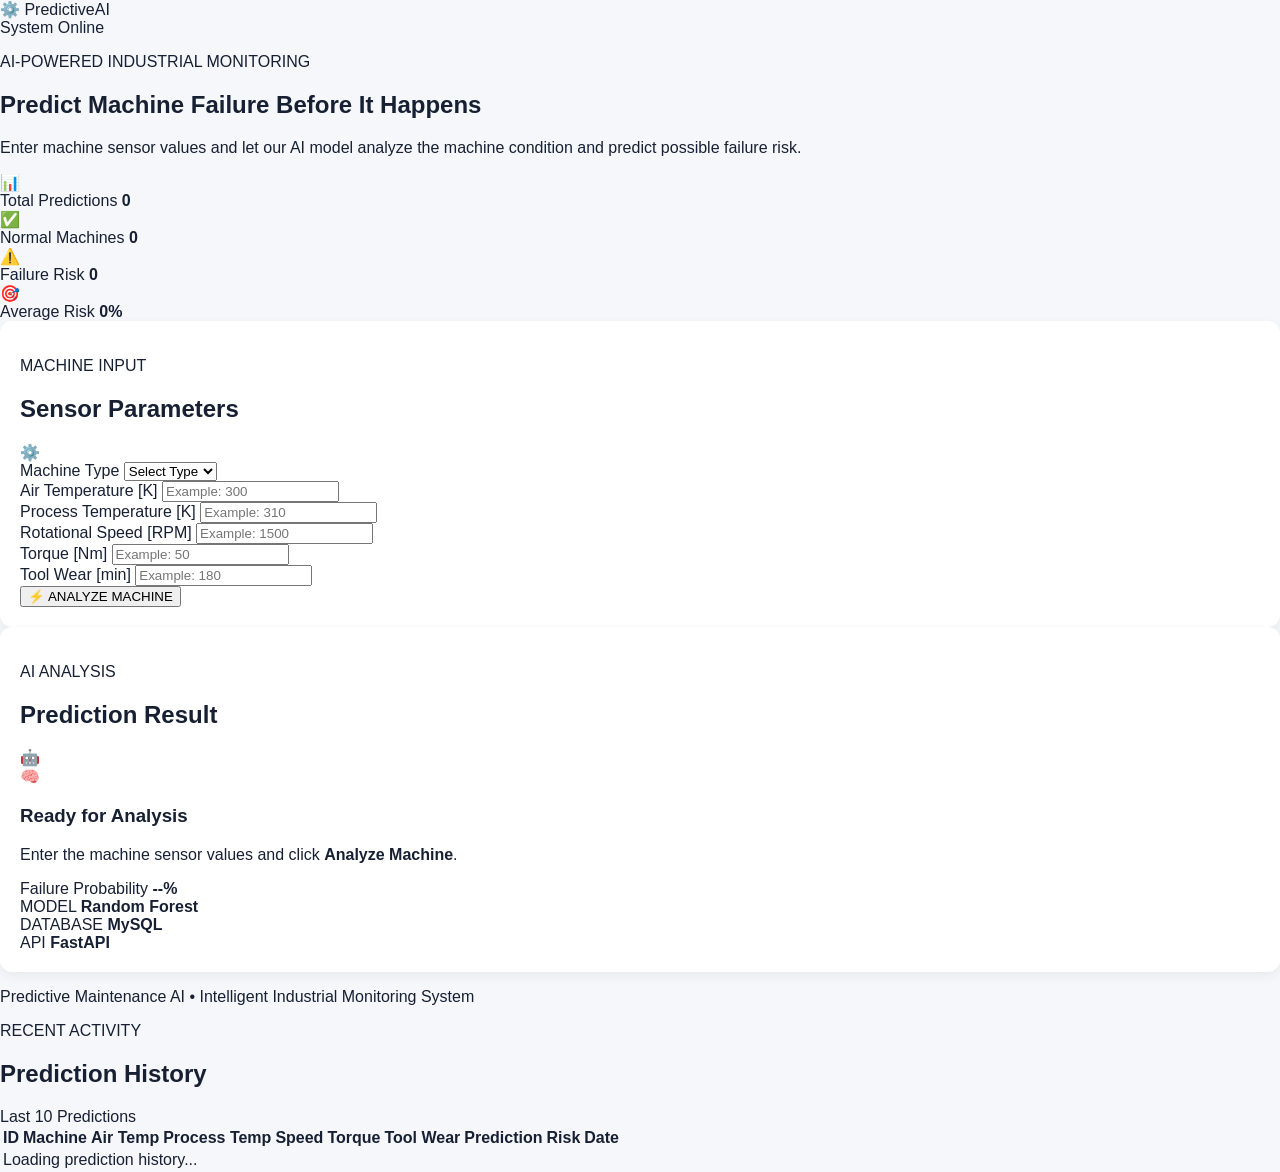
<file: frontend/index_before_buttons.html>
<!DOCTYPE html>
<html lang="en">
<head>
    <meta charset="UTF-8">
    <meta name="viewport" content="width=device-width, initial-scale=1.0">

    <title>Predictive Maintenance AI</title>

    <link rel="stylesheet" href="css/style.css">
</head>

<body>

    <!-- Navigation -->
    <nav class="navbar">
        <div class="logo">
            ⚙️ Predictive<span>AI</span>
        </div>

        <div class="nav-status">
            <span class="status-dot"></span>
            System Online
        </div>
    </nav>


    <!-- Main Container -->
    <main class="container">

        <!-- Header -->
        <section class="hero">
            <div>
                <p class="subtitle">AI-POWERED INDUSTRIAL MONITORING</p>

                <h1>
                    Predict Machine Failure
                    <span>Before It Happens</span>
                </h1>

                <p class="description">
                    Enter machine sensor values and let our AI model
                    analyze the machine condition and predict possible failure risk.
                </p>
            </div>
        </section>

        <!-- Dashboard Statistics -->
<section class="stats-grid">

    <div class="stat-card">
        <div class="stat-icon">📊</div>
        <div>
            <span>Total Predictions</span>
            <strong id="totalPredictions">0</strong>
        </div>
    </div>

    <div class="stat-card">
        <div class="stat-icon">✅</div>
        <div>
            <span>Normal Machines</span>
            <strong id="normalMachines">0</strong>
        </div>
    </div>

    <div class="stat-card">
        <div class="stat-icon">⚠️</div>
        <div>
            <span>Failure Risk</span>
            <strong id="failureRisk">0</strong>
        </div>
    </div>

    <div class="stat-card">
        <div class="stat-icon">🎯</div>
        <div>
            <span>Average Risk</span>
            <strong id="averageProbability">0%</strong>
        </div>
    </div>

</section>


        <!-- Dashboard -->
        <section class="dashboard">

            <!-- Input Card -->
            <div class="card input-card">

                <div class="card-header">
                    <div>
                        <p class="card-label">MACHINE INPUT</p>
                        <h2>Sensor Parameters</h2>
                    </div>

                    <div class="icon-box">⚙️</div>
                </div>


                <form id="predictionForm">

                    <!-- Machine Type -->
                    <div class="input-group">
                        <label for="machine_type">Machine Type</label>

                        <select id="machine_type" required>
                            <option value="">Select Type</option>
                            <option value="L">L - Low</option>
                            <option value="M">M - Medium</option>
                            <option value="H">H - High</option>
                        </select>
                    </div>


                    <!-- Air Temperature -->
                    <div class="input-group">
                        <label for="air_temperature">
                            Air Temperature
                            <span>[K]</span>
                        </label>

                        <input
                            type="number"
                            id="air_temperature"
                            placeholder="Example: 300"
                            required
                        >
                    </div>


                    <!-- Process Temperature -->
                    <div class="input-group">
                        <label for="process_temperature">
                            Process Temperature
                            <span>[K]</span>
                        </label>

                        <input
                            type="number"
                            id="process_temperature"
                            placeholder="Example: 310"
                            required
                        >
                    </div>


                    <!-- Rotational Speed -->
                    <div class="input-group">
                        <label for="rotational_speed">
                            Rotational Speed
                            <span>[RPM]</span>
                        </label>

                        <input
                            type="number"
                            id="rotational_speed"
                            placeholder="Example: 1500"
                            required
                        >
                    </div>


                    <!-- Torque -->
                    <div class="input-group">
                        <label for="torque">
                            Torque
                            <span>[Nm]</span>
                        </label>

                        <input
                            type="number"
                            id="torque"
                            placeholder="Example: 50"
                            required
                        >
                    </div>


                    <!-- Tool Wear -->
                    <div class="input-group">
                        <label for="tool_wear">
                            Tool Wear
                            <span>[min]</span>
                        </label>

                        <input
                            type="number"
                            id="tool_wear"
                            placeholder="Example: 180"
                            required
                        >
                    </div>


                    <!-- Predict Button -->
                    <button type="submit" class="predict-btn">
                        <span>⚡</span>
                        ANALYZE MACHINE
                    </button>

                </form>

            </div>


            <!-- Result Card -->
            <div class="card result-card">

                <div class="card-header">
                    <div>
                        <p class="card-label">AI ANALYSIS</p>
                        <h2>Prediction Result</h2>
                    </div>

                    <div class="icon-box">🤖</div>
                </div>


                <!-- Initial Result -->
                <div id="resultBox" class="result-box">

                    <div class="result-icon">
                        🧠
                    </div>

                    <h3>Ready for Analysis</h3>

                    <p>
                        Enter the machine sensor values
                        and click <strong>Analyze Machine</strong>.
                    </p>

                </div>


                <!-- Probability -->
                <div class="probability-section">

                    <div class="probability-header">
                        <span>Failure Probability</span>
                        <strong id="probability">--%</strong>
                    </div>

                    <div class="progress-bar">
                        <div
                            id="progress"
                            class="progress"
                            style="width: 0%">
                        </div>
                    </div>

                </div>


                <!-- System Info -->
                <div class="system-info">

                    <div class="info-item">
                        <span>MODEL</span>
                        <strong>Random Forest</strong>
                    </div>

                    <div class="info-item">
                        <span>DATABASE</span>
                        <strong>MySQL</strong>
                    </div>

                    <div class="info-item">
                        <span>API</span>
                        <strong>FastAPI</strong>
                    </div>

                </div>

            </div>

        </section>


        <!-- Footer -->
        <footer>
            <p>
                Predictive Maintenance AI • Intelligent Industrial Monitoring System
            </p>
        </footer>
<!-- Prediction History -->
<section class="history-section">

    <div class="history-header">
        <div>
            <p class="card-label">RECENT ACTIVITY</p>
            <h2>Prediction History</h2>
        </div>

        <span class="history-badge">Last 10 Predictions</span>
    </div>

    <div class="history-table-container">

        <table class="history-table">

            <thead>
                <tr>
                    <th>ID</th>
                    <th>Machine</th>
                    <th>Air Temp</th>
                    <th>Process Temp</th>
                    <th>Speed</th>
                    <th>Torque</th>
                    <th>Tool Wear</th>
                    <th>Prediction</th>
                    <th>Risk</th>
                    <th>Date</th>
                </tr>
            </thead>

            <tbody id="historyBody">

                <tr>
                    <td colspan="10">
                        Loading prediction history...
                    </td>
                </tr>

            </tbody>

        </table>

    </div>

</section>
    </main>


    <script src="js/script.js"></script>

</body>
</html>
</file>
<file: frontend/css/style.css>
* {
    box-sizing: border-box;
}

body {
    margin: 0;
    font-family: Arial, sans-serif;
    background: #f5f7fa;
    color: #172033;
}

/* ================================
   DASHBOARD
================================ */

.simple-dashboard {
    min-height: 100vh;
    padding: 50px;
}

.title-area {
    text-align: center;
    margin-top: 40px;
}

.gear {
    font-size: 40px;
    margin-bottom: 10px;
}

.title-area h1 {
    margin: 0;
    font-size: 38px;
}

.title-area p {
    margin-top: 12px;
    color: #687386;
    font-size: 16px;
}

.system-status {
    width: fit-content;
    margin: 25px auto;
    padding: 10px 18px;
    background: white;
    border: 1px solid #dfe4ea;
    border-radius: 8px;
    font-size: 14px;
}

.button-area {
    display: flex;
    justify-content: center;
    align-items: center;
    flex-wrap: wrap;
    gap: 12px;
    margin-top: 35px;
}

.button-area button {
    min-width: 150px;
    padding: 14px 20px;
    border: 1px solid #bfc6d0;
    border-radius: 8px;
    background: white;
    font-size: 15px;
    cursor: pointer;
    transition: 0.2s;
}

.button-area button:hover {
    background: #172033;
    color: white;
    transform: translateY(-2px);
}

/* ================================
   LATEST AI ANALYSIS
================================ */

.latest-analysis {
    padding: 20px;
    margin-bottom: 25px;
    border-radius: 12px;
    border-left: 6px solid;
    background: #ffffff;
    box-shadow: 0 4px 12px rgba(0, 0, 0, 0.08);
}

.latest-low {
    border-color: #22c55e;
    background: #f0fdf4;
}

.latest-medium {
    border-color: #f59e0b;
    background: #fffbeb;
}

.latest-high {
    border-color: #ef4444;
    background: #fef2f2;
}

.latest-title {
    font-size: 20px;
    font-weight: bold;
    margin-bottom: 15px;
}

.latest-badge {
    float: right;
    padding: 5px 12px;
    border-radius: 20px;
    font-size: 12px;
    background: #172033;
    color: white;
}

.latest-message {
    font-size: 17px;
    font-weight: bold;
    margin-top: 15px;
}

/* ================================
   CARDS
================================ */

.card {
    background: white;
    border-radius: 12px;
    padding: 20px;
    box-shadow: 0 4px 12px rgba(0, 0, 0, 0.06);
}

.card:hover {
    transform: translateY(-2px);
    transition: 0.2s;
}

/* ================================
   MACHINE STATUS
================================ */

.status-normal {
    color: #16a34a;
    font-weight: bold;
}

.status-warning {
    color: #d97706;
    font-weight: bold;
}

.status-danger {
    color: #dc2626;
    font-weight: bold;
}

/* ================================
   BUTTONS
================================ */

button {
    font-family: Arial, sans-serif;
}

button:hover {
    cursor: pointer;
}

/* ================================
   RESPONSIVE
================================ */

@media (max-width: 700px) {

    .simple-dashboard {
        padding: 25px 15px;
    }

    .title-area h1 {
        font-size: 28px;
    }

    .button-area {
        flex-direction: column;
    }

    .button-area button {
        width: 100%;
        max-width: 300px;
    }

    .latest-badge {
        float: none;
        display: inline-block;
        margin-left: 8px;
    }
}
</file>
